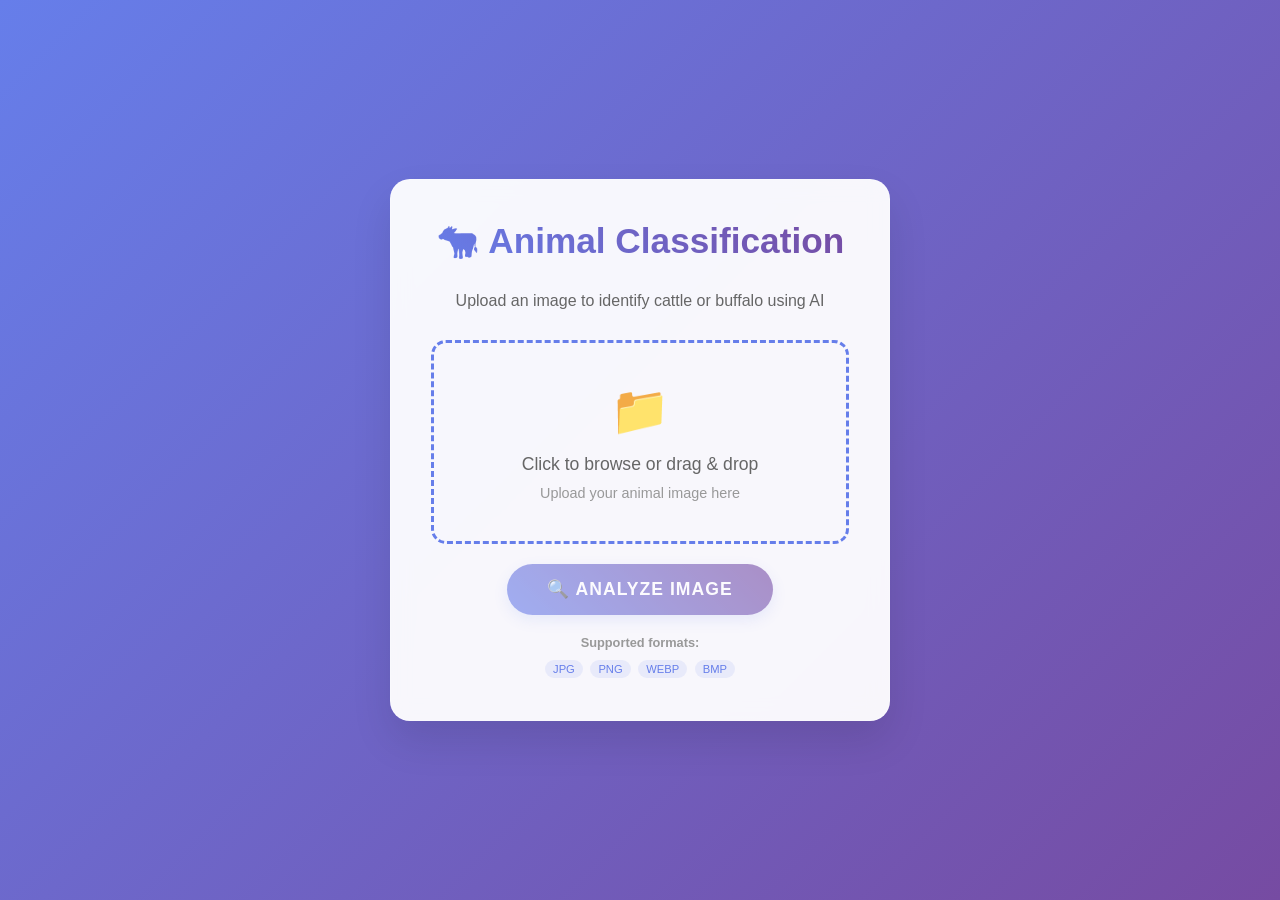
<file: Image_classification/animal_classification/templates/index.html>
<!DOCTYPE html>
<html lang="en">
<head>
    <meta charset="UTF-8">
    <meta name="viewport" content="width=device-width, initial-scale=1.0">
    <title>Animal Type Classification</title>
    <style>
        * {
            margin: 0;
            padding: 0;
            box-sizing: border-box;
        }

        body {
            font-family: 'Segoe UI', Tahoma, Geneva, Verdana, sans-serif;
            background: linear-gradient(135deg, #667eea 0%, #764ba2 100%);
            min-height: 100vh;
            display: flex;
            align-items: center;
            justify-content: center;
            padding: 20px;
        }

        .container {
            background: rgba(255, 255, 255, 0.95);
            backdrop-filter: blur(10px);
            border-radius: 20px;
            padding: 40px;
            box-shadow: 0 20px 40px rgba(0, 0, 0, 0.1);
            max-width: 500px;
            width: 100%;
            text-align: center;
            border: 1px solid rgba(255, 255, 255, 0.2);
        }

        h1 {
            color: #333;
            margin-bottom: 30px;
            font-size: 2.2rem;
            font-weight: 600;
            background: linear-gradient(45deg, #667eea, #764ba2);
            -webkit-background-clip: text;
            -webkit-text-fill-color: transparent;
            background-clip: text;
        }

        .upload-area {
            border: 3px dashed #667eea;
            border-radius: 15px;
            padding: 40px 20px;
            margin: 20px 0;
            transition: all 0.3s ease;
            cursor: pointer;
            position: relative;
            overflow: hidden;
        }

        .upload-area:hover {
            border-color: #764ba2;
            background: rgba(102, 126, 234, 0.05);
            transform: translateY(-2px);
        }

        .upload-area.dragover {
            border-color: #764ba2;
            background: rgba(102, 126, 234, 0.1);
            transform: scale(1.02);
        }

        .upload-icon {
            font-size: 3rem;
            color: #667eea;
            margin-bottom: 15px;
            display: block;
        }

        .upload-text {
            color: #666;
            font-size: 1.1rem;
            margin-bottom: 10px;
            font-weight: 500;
        }

        .upload-subtext {
            color: #999;
            font-size: 0.9rem;
        }

        #file-input {
            display: none;
        }

        .preview-container {
            margin: 20px 0;
            display: none;
        }

        .preview-image {
            max-width: 100%;
            max-height: 300px;
            border-radius: 10px;
            box-shadow: 0 10px 20px rgba(0, 0, 0, 0.1);
            margin-bottom: 15px;
        }

        .file-info {
            background: rgba(102, 126, 234, 0.1);
            padding: 10px;
            border-radius: 8px;
            color: #667eea;
            font-size: 0.9rem;
            margin-bottom: 15px;
        }

        .predict-btn {
            background: linear-gradient(45deg, #667eea, #764ba2);
            color: white;
            border: none;
            padding: 15px 40px;
            border-radius: 50px;
            font-size: 1.1rem;
            font-weight: 600;
            cursor: pointer;
            transition: all 0.3s ease;
            box-shadow: 0 5px 15px rgba(102, 126, 234, 0.4);
            text-transform: uppercase;
            letter-spacing: 1px;
        }

        .predict-btn:hover {
            transform: translateY(-2px);
            box-shadow: 0 8px 25px rgba(102, 126, 234, 0.6);
        }

        .predict-btn:active {
            transform: translateY(0);
        }

        .predict-btn:disabled {
            opacity: 0.6;
            cursor: not-allowed;
            transform: none;
            box-shadow: 0 5px 15px rgba(102, 126, 234, 0.2);
        }

        .loading {
            display: none;
            color: #667eea;
            font-style: italic;
            margin-top: 15px;
        }

        .loading::after {
            content: '';
            animation: dots 1.5s steps(5, end) infinite;
        }

        @keyframes dots {
            0%, 20% { content: '.'; }
            40% { content: '..'; }
            60% { content: '...'; }
            80%, 100% { content: ''; }
        }

        .supported-formats {
            margin-top: 20px;
            color: #999;
            font-size: 0.8rem;
        }

        .format-tag {
            display: inline-block;
            background: rgba(102, 126, 234, 0.1);
            color: #667eea;
            padding: 3px 8px;
            border-radius: 12px;
            margin: 2px;
            font-size: 0.7rem;
            font-weight: 500;
        }

        @media (max-width: 600px) {
            .container {
                padding: 30px 20px;
                margin: 10px;
            }

            h1 {
                font-size: 1.8rem;
            }

            .upload-area {
                padding: 30px 15px;
            }

            .upload-icon {
                font-size: 2.5rem;
            }
        }

        /* Animations */
        @keyframes fadeIn {
            from { opacity: 0; transform: translateY(20px); }
            to { opacity: 1; transform: translateY(0); }
        }

        .container {
            animation: fadeIn 0.6s ease-out;
        }

        .pulse {
            animation: pulse 2s infinite;
        }

        @keyframes pulse {
            0% { transform: scale(1); }
            50% { transform: scale(1.05); }
            100% { transform: scale(1); }
        }
    </style>
</head>
<body>
    <div class="container">
        <h1>🐄 Animal Classification</h1>
        <p style="color: #666; margin-bottom: 30px;">Upload an image to identify cattle or buffalo using AI</p>
        
        <form id="upload-form" action="/predict" method="post" enctype="multipart/form-data">
            <div class="upload-area" id="upload-area">
                <div class="upload-icon">📁</div>
                <div class="upload-text">Click to browse or drag & drop</div>
                <div class="upload-subtext">Upload your animal image here</div>
                <input type="file" id="file-input" name="file" accept="image/*" required>
            </div>

            <div class="preview-container" id="preview-container">
                <img id="preview-image" class="preview-image" alt="Preview">
                <div class="file-info" id="file-info"></div>
            </div>

            <button type="submit" class="predict-btn" id="predict-btn" disabled>
                🔍 Analyze Image
            </button>

            <div class="loading" id="loading">
                Analyzing image
            </div>
        </form>

        <div class="supported-formats">
            <div style="margin-bottom: 8px; font-weight: 600;">Supported formats:</div>
            <span class="format-tag">JPG</span>
            <span class="format-tag">PNG</span>
            <span class="format-tag">WEBP</span>
            <span class="format-tag">BMP</span>
        </div>
    </div>

    <script>
        const uploadArea = document.getElementById('upload-area');
        const fileInput = document.getElementById('file-input');
        const previewContainer = document.getElementById('preview-container');
        const previewImage = document.getElementById('preview-image');
        const fileInfo = document.getElementById('file-info');
        const predictBtn = document.getElementById('predict-btn');
        const uploadForm = document.getElementById('upload-form');
        const loading = document.getElementById('loading');

        // Click to upload
        uploadArea.addEventListener('click', () => {
            fileInput.click();
        });

        // Drag and drop functionality
        uploadArea.addEventListener('dragover', (e) => {
            e.preventDefault();
            uploadArea.classList.add('dragover');
        });

        uploadArea.addEventListener('dragleave', () => {
            uploadArea.classList.remove('dragover');
        });

        uploadArea.addEventListener('drop', (e) => {
            e.preventDefault();
            uploadArea.classList.remove('dragover');
            
            const files = e.dataTransfer.files;
            if (files.length > 0) {
                handleFile(files[0]);
            }
        });

        // File input change
        fileInput.addEventListener('change', (e) => {
            if (e.target.files.length > 0) {
                handleFile(e.target.files[0]);
            }
        });

        // Handle file selection
        function handleFile(file) {
            // Validate file type
            if (!file.type.startsWith('image/')) {
                alert('Please select an image file');
                return;
            }

            // Validate file size (10MB limit)
            if (file.size > 10 * 1024 * 1024) {
                alert('File size must be less than 10MB');
                return;
            }

            // Show preview
            const reader = new FileReader();
            reader.onload = (e) => {
                previewImage.src = e.target.result;
                previewContainer.style.display = 'block';
                
                // Update file info
                const fileSize = (file.size / 1024 / 1024).toFixed(2);
                fileInfo.textContent = `${file.name} (${fileSize} MB)`;
                
                // Enable predict button
                predictBtn.disabled = false;
                predictBtn.classList.add('pulse');
                
                // Hide upload area text
                uploadArea.querySelector('.upload-text').textContent = 'Image selected';
                uploadArea.querySelector('.upload-subtext').textContent = 'Click to change image';
            };
            reader.readAsDataURL(file);
        }

        // Form submission
        uploadForm.addEventListener('submit', (e) => {
            predictBtn.disabled = true;
            predictBtn.textContent = '🔄 Analyzing...';
            loading.style.display = 'block';
            predictBtn.classList.remove('pulse');
        });

        // Reset form
        function resetForm() {
            fileInput.value = '';
            previewContainer.style.display = 'none';
            predictBtn.disabled = true;
            predictBtn.textContent = '🔍 Analyze Image';
            loading.style.display = 'none';
            uploadArea.querySelector('.upload-text').textContent = 'Click to browse or drag & drop';
            uploadArea.querySelector('.upload-subtext').textContent = 'Upload your animal image here';
            predictBtn.classList.remove('pulse');
        }
    </script>
</body>
</html>
</file>
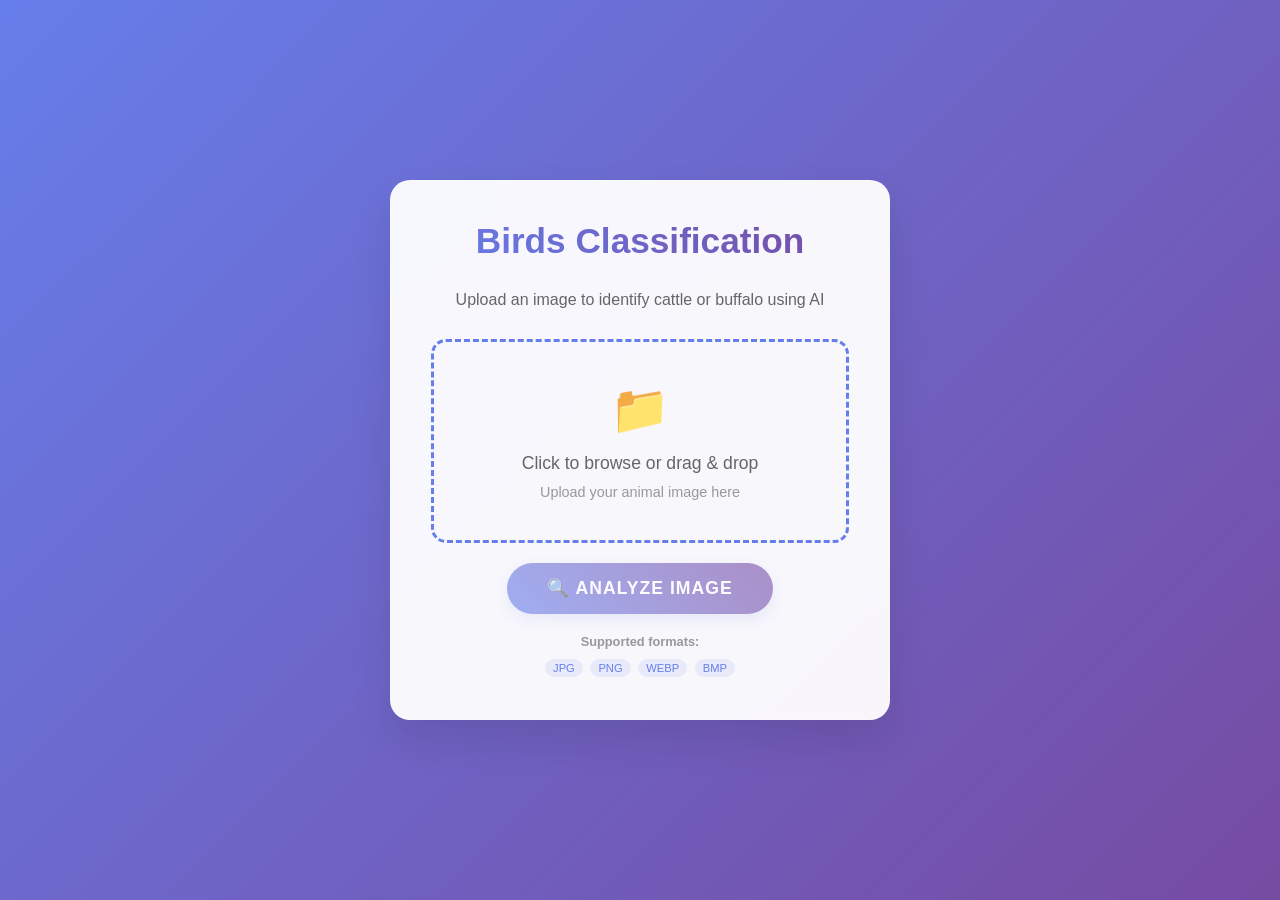
<file: Image_classification/bird_classification/templates/index.html>
<!DOCTYPE html>
<html lang="en">
<head>
    <meta charset="UTF-8">
    <meta name="viewport" content="width=device-width, initial-scale=1.0">
    <title>Bird  Type Classification</title>
    <style>
        * {
            margin: 0;
            padding: 0;
            box-sizing: border-box;
        }

        body {
            font-family: 'Segoe UI', Tahoma, Geneva, Verdana, sans-serif;
            background: linear-gradient(135deg, #667eea 0%, #764ba2 100%);
            min-height: 100vh;
            display: flex;
            align-items: center;
            justify-content: center;
            padding: 20px;
        }

        .container {
            background: rgba(255, 255, 255, 0.95);
            backdrop-filter: blur(10px);
            border-radius: 20px;
            padding: 40px;
            box-shadow: 0 20px 40px rgba(0, 0, 0, 0.1);
            max-width: 500px;
            width: 100%;
            text-align: center;
            border: 1px solid rgba(255, 255, 255, 0.2);
        }

        h1 {
            color: #333;
            margin-bottom: 30px;
            font-size: 2.2rem;
            font-weight: 600;
            background: linear-gradient(45deg, #667eea, #764ba2);
            -webkit-background-clip: text;
            -webkit-text-fill-color: transparent;
            background-clip: text;
        }

        .upload-area {
            border: 3px dashed #667eea;
            border-radius: 15px;
            padding: 40px 20px;
            margin: 20px 0;
            transition: all 0.3s ease;
            cursor: pointer;
            position: relative;
            overflow: hidden;
        }

        .upload-area:hover {
            border-color: #764ba2;
            background: rgba(102, 126, 234, 0.05);
            transform: translateY(-2px);
        }

        .upload-area.dragover {
            border-color: #764ba2;
            background: rgba(102, 126, 234, 0.1);
            transform: scale(1.02);
        }

        .upload-icon {
            font-size: 3rem;
            color: #667eea;
            margin-bottom: 15px;
            display: block;
        }

        .upload-text {
            color: #666;
            font-size: 1.1rem;
            margin-bottom: 10px;
            font-weight: 500;
        }

        .upload-subtext {
            color: #999;
            font-size: 0.9rem;
        }

        #file-input {
            display: none;
        }

        .preview-container {
            margin: 20px 0;
            display: none;
        }

        .preview-image {
            max-width: 100%;
            max-height: 300px;
            border-radius: 10px;
            box-shadow: 0 10px 20px rgba(0, 0, 0, 0.1);
            margin-bottom: 15px;
        }

        .file-info {
            background: rgba(102, 126, 234, 0.1);
            padding: 10px;
            border-radius: 8px;
            color: #667eea;
            font-size: 0.9rem;
            margin-bottom: 15px;
        }

        .predict-btn {
            background: linear-gradient(45deg, #667eea, #764ba2);
            color: white;
            border: none;
            padding: 15px 40px;
            border-radius: 50px;
            font-size: 1.1rem;
            font-weight: 600;
            cursor: pointer;
            transition: all 0.3s ease;
            box-shadow: 0 5px 15px rgba(102, 126, 234, 0.4);
            text-transform: uppercase;
            letter-spacing: 1px;
        }

        .predict-btn:hover {
            transform: translateY(-2px);
            box-shadow: 0 8px 25px rgba(102, 126, 234, 0.6);
        }

        .predict-btn:active {
            transform: translateY(0);
        }

        .predict-btn:disabled {
            opacity: 0.6;
            cursor: not-allowed;
            transform: none;
            box-shadow: 0 5px 15px rgba(102, 126, 234, 0.2);
        }

        .loading {
            display: none;
            color: #667eea;
            font-style: italic;
            margin-top: 15px;
        }

        .loading::after {
            content: '';
            animation: dots 1.5s steps(5, end) infinite;
        }

        @keyframes dots {
            0%, 20% { content: '.'; }
            40% { content: '..'; }
            60% { content: '...'; }
            80%, 100% { content: ''; }
        }

        .supported-formats {
            margin-top: 20px;
            color: #999;
            font-size: 0.8rem;
        }

        .format-tag {
            display: inline-block;
            background: rgba(102, 126, 234, 0.1);
            color: #667eea;
            padding: 3px 8px;
            border-radius: 12px;
            margin: 2px;
            font-size: 0.7rem;
            font-weight: 500;
        }

        @media (max-width: 600px) {
            .container {
                padding: 30px 20px;
                margin: 10px;
            }

            h1 {
                font-size: 1.8rem;
            }

            .upload-area {
                padding: 30px 15px;
            }

            .upload-icon {
                font-size: 2.5rem;
            }
        }

        /* Animations */
        @keyframes fadeIn {
            from { opacity: 0; transform: translateY(20px); }
            to { opacity: 1; transform: translateY(0); }
        }

        .container {
            animation: fadeIn 0.6s ease-out;
        }

        .pulse {
            animation: pulse 2s infinite;
        }

        @keyframes pulse {
            0% { transform: scale(1); }
            50% { transform: scale(1.05); }
            100% { transform: scale(1); }
        }
    </style>
</head>
<body>
    <div class="container">
        <h1>Birds Classification</h1>
        <p style="color: #666; margin-bottom: 30px;">Upload an image to identify cattle or buffalo using AI</p>
        
        <form id="upload-form" action="/predict" method="post" enctype="multipart/form-data">
            <div class="upload-area" id="upload-area">
                <div class="upload-icon">📁</div>
                <div class="upload-text">Click to browse or drag & drop</div>
                <div class="upload-subtext">Upload your animal image here</div>
                <input type="file" id="file-input" name="file" accept="image/*" required>
            </div>

            <div class="preview-container" id="preview-container">
                <img id="preview-image" class="preview-image" alt="Preview">
                <div class="file-info" id="file-info"></div>
            </div>

            <button type="submit" class="predict-btn" id="predict-btn" disabled>
                🔍 Analyze Image
            </button>

            <div class="loading" id="loading">
                Analyzing image
            </div>
        </form>

        <div class="supported-formats">
            <div style="margin-bottom: 8px; font-weight: 600;">Supported formats:</div>
            <span class="format-tag">JPG</span>
            <span class="format-tag">PNG</span>
            <span class="format-tag">WEBP</span>
            <span class="format-tag">BMP</span>
        </div>
    </div>

    <script>
        const uploadArea = document.getElementById('upload-area');
        const fileInput = document.getElementById('file-input');
        const previewContainer = document.getElementById('preview-container');
        const previewImage = document.getElementById('preview-image');
        const fileInfo = document.getElementById('file-info');
        const predictBtn = document.getElementById('predict-btn');
        const uploadForm = document.getElementById('upload-form');
        const loading = document.getElementById('loading');

        // Click to upload
        uploadArea.addEventListener('click', () => {
            fileInput.click();
        });

        // Drag and drop functionality
        uploadArea.addEventListener('dragover', (e) => {
            e.preventDefault();
            uploadArea.classList.add('dragover');
        });

        uploadArea.addEventListener('dragleave', () => {
            uploadArea.classList.remove('dragover');
        });

        uploadArea.addEventListener('drop', (e) => {
            e.preventDefault();
            uploadArea.classList.remove('dragover');
            
            const files = e.dataTransfer.files;
            if (files.length > 0) {
                handleFile(files[0]);
            }
        });

        // File input change
        fileInput.addEventListener('change', (e) => {
            if (e.target.files.length > 0) {
                handleFile(e.target.files[0]);
            }
        });

        // Handle file selection
        function handleFile(file) {
            // Validate file type
            if (!file.type.startsWith('image/')) {
                alert('Please select an image file');
                return;
            }

            // Validate file size (10MB limit)
            if (file.size > 10 * 1024 * 1024) {
                alert('File size must be less than 10MB');
                return;
            }

            // Show preview
            const reader = new FileReader();
            reader.onload = (e) => {
                previewImage.src = e.target.result;
                previewContainer.style.display = 'block';
                
                // Update file info
                const fileSize = (file.size / 1024 / 1024).toFixed(2);
                fileInfo.textContent = `${file.name} (${fileSize} MB)`;
                
                // Enable predict button
                predictBtn.disabled = false;
                predictBtn.classList.add('pulse');
                
                // Hide upload area text
                uploadArea.querySelector('.upload-text').textContent = 'Image selected';
                uploadArea.querySelector('.upload-subtext').textContent = 'Click to change image';
            };
            reader.readAsDataURL(file);
        }

        // Form submission
        uploadForm.addEventListener('submit', (e) => {
            predictBtn.disabled = true;
            predictBtn.textContent = '🔄 Analyzing...';
            loading.style.display = 'block';
            predictBtn.classList.remove('pulse');
        });

        // Reset form
        function resetForm() {
            fileInput.value = '';
            previewContainer.style.display = 'none';
            predictBtn.disabled = true;
            predictBtn.textContent = '🔍 Analyze Image';
            loading.style.display = 'none';
            uploadArea.querySelector('.upload-text').textContent = 'Click to browse or drag & drop';
            uploadArea.querySelector('.upload-subtext').textContent = 'Upload your animal image here';
            predictBtn.classList.remove('pulse');
        }
    </script>
</body>
</html>
</file>
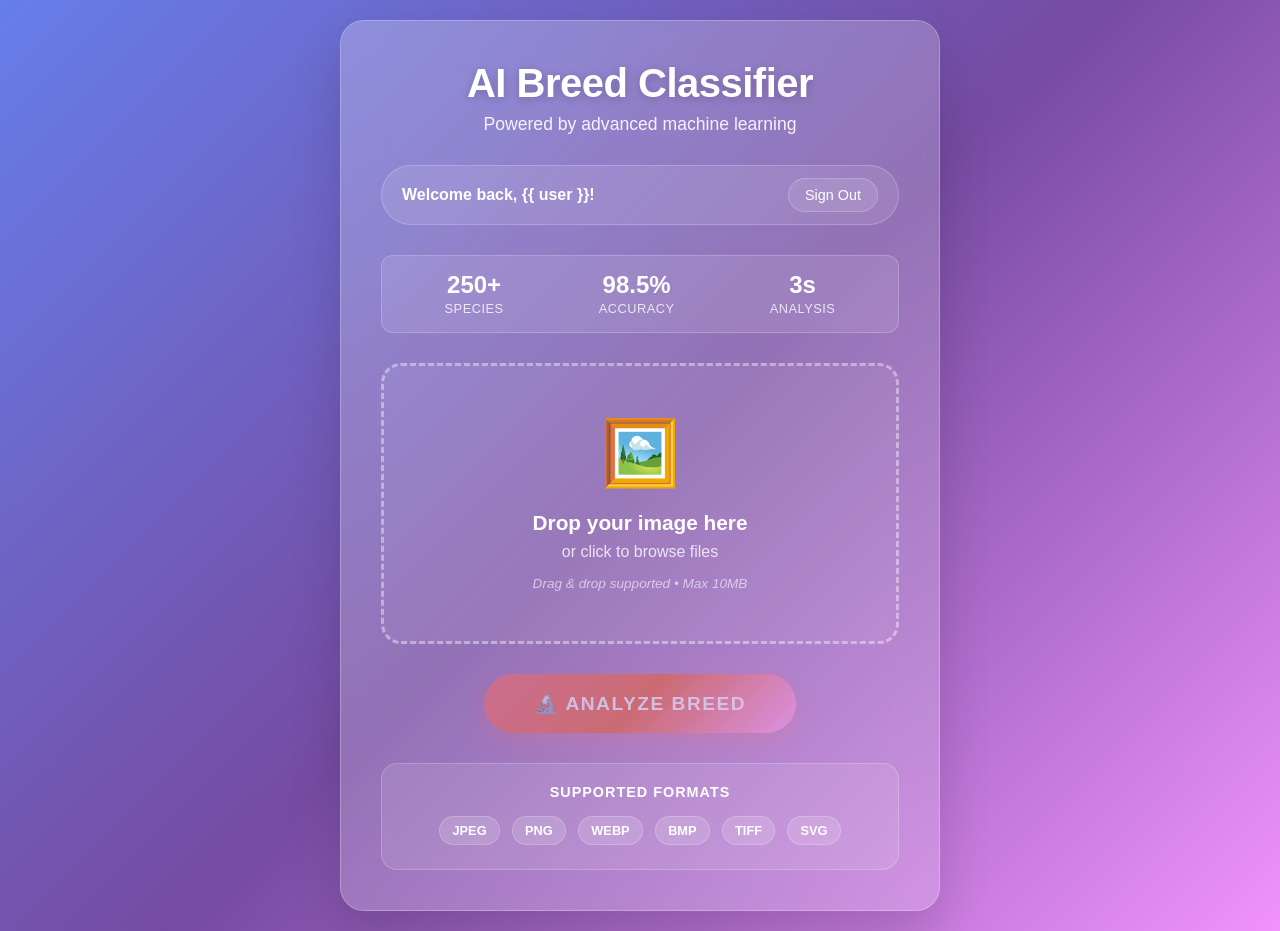
<file: Image_classification/breed_classification/templates/index.html>
<!DOCTYPE html>
<html lang="en">
<head>
    <meta charset="UTF-8">
    <meta name="viewport" content="width=device-width, initial-scale=1.0">
    <title>AI Breed Classification</title>
    <style>
        * { margin: 0; padding: 0; box-sizing: border-box; }

        body {
            font-family: 'Inter', -apple-system, BlinkMacSystemFont, 'Segoe UI', sans-serif;
            background: linear-gradient(135deg, #667eea 0%, #764ba2 50%, #f093fb 100%);
            min-height: 100vh;
            display: flex;
            align-items: center;
            justify-content: center;
            padding: 20px;
            overflow-x: hidden;
        }

        .container {
            background: rgba(255, 255, 255, 0.15);
            backdrop-filter: blur(20px);
            border-radius: 24px;
            padding: 40px;
            box-shadow: 0 25px 50px rgba(0, 0, 0, 0.15);
            max-width: 600px;
            width: 100%;
            text-align: center;
            border: 1px solid rgba(255, 255, 255, 0.3);
            animation: slideIn 0.8s ease-out;
            position: relative;
        }

        .container::before {
            content: '';
            position: absolute;
            top: 0;
            left: 0;
            right: 0;
            bottom: 0;
            background: linear-gradient(135deg, rgba(255,255,255,0.1) 0%, rgba(255,255,255,0.05) 100%);
            border-radius: 24px;
            z-index: -1;
        }

        h1 {
            color: #fff;
            margin-bottom: 8px;
            font-size: 2.5rem;
            font-weight: 700;
            text-shadow: 0 2px 10px rgba(0,0,0,0.2);
            letter-spacing: -0.5px;
        }

        .subtitle {
            color: rgba(255,255,255,0.9);
            font-size: 1.1rem;
            margin-bottom: 30px;
            font-weight: 400;
        }

        .user-info {
            display: flex;
            justify-content: space-between;
            align-items: center;
            background: rgba(255,255,255,0.1);
            padding: 12px 20px;
            border-radius: 50px;
            margin-bottom: 30px;
            border: 1px solid rgba(255,255,255,0.2);
        }

        .welcome {
            color: #fff;
            font-weight: 600;
        }

        .logout-link {
            color: #fff;
            text-decoration: none;
            padding: 8px 16px;
            background: rgba(255,255,255,0.1);
            border-radius: 20px;
            font-size: 0.9rem;
            font-weight: 500;
            transition: all 0.3s ease;
            border: 1px solid rgba(255,255,255,0.2);
        }
        .logout-link:hover {
            background: rgba(255,255,255,0.2);
            transform: translateY(-1px);
        }

        .upload-area {
            border: 3px dashed rgba(255,255,255,0.4);
            border-radius: 20px;
            padding: 50px 30px;
            margin: 30px 0;
            transition: all 0.4s cubic-bezier(0.4, 0, 0.2, 1);
            cursor: pointer;
            background: rgba(255,255,255,0.05);
            position: relative;
            overflow: hidden;
        }

        .upload-area::before {
            content: '';
            position: absolute;
            top: -2px;
            left: -2px;
            right: -2px;
            bottom: -2px;
            background: linear-gradient(45deg, transparent, rgba(255,255,255,0.3), transparent);
            border-radius: 20px;
            opacity: 0;
            transition: opacity 0.3s ease;
            z-index: -1;
        }

        .upload-area:hover {
            border-color: rgba(255,255,255,0.8);
            background: rgba(255,255,255,0.1);
            transform: translateY(-3px);
            box-shadow: 0 15px 35px rgba(0,0,0,0.1);
        }

        .upload-area:hover::before {
            opacity: 1;
        }

        .upload-area.dragover {
            border-color: #fff;
            background: rgba(255,255,255,0.15);
            transform: scale(1.02);
        }

        .upload-icon {
            font-size: 4rem;
            margin-bottom: 20px;
            animation: float 3s ease-in-out infinite;
        }

        @keyframes float {
            0%, 100% { transform: translateY(0px); }
            50% { transform: translateY(-10px); }
        }

        .upload-text {
            color: #fff;
            font-size: 1.3rem;
            margin-bottom: 8px;
            font-weight: 600;
        }

        .upload-subtext {
            color: rgba(255,255,255,0.8);
            font-size: 1rem;
            margin-bottom: 15px;
        }

        .upload-hint {
            color: rgba(255,255,255,0.6);
            font-size: 0.85rem;
            font-style: italic;
        }

        #file-input { display: none; }

        .preview-container {
            margin: 30px 0;
            display: none;
            animation: fadeInUp 0.5s ease-out;
        }

        .preview-image {
            max-width: 100%;
            max-height: 350px;
            border-radius: 16px;
            box-shadow: 0 20px 40px rgba(0,0,0,0.2);
            margin-bottom: 20px;
            border: 3px solid rgba(255,255,255,0.3);
        }

        .file-info {
            background: rgba(255,255,255,0.15);
            padding: 15px 20px;
            border-radius: 12px;
            color: #fff;
            font-size: 0.95rem;
            margin-bottom: 20px;
            border: 1px solid rgba(255,255,255,0.2);
            backdrop-filter: blur(10px);
        }

        .predict-btn {
            background: linear-gradient(135deg, #ff6b6b, #ee5a24, #ff9ff3);
            color: white;
            border: none;
            padding: 18px 50px;
            border-radius: 50px;
            font-size: 1.2rem;
            font-weight: 700;
            cursor: pointer;
            transition: all 0.4s cubic-bezier(0.4, 0, 0.2, 1);
            box-shadow: 0 8px 25px rgba(255, 107, 107, 0.4);
            text-transform: uppercase;
            letter-spacing: 1.5px;
            position: relative;
            overflow: hidden;
        }

        .predict-btn::before {
            content: '';
            position: absolute;
            top: 0;
            left: -100%;
            width: 100%;
            height: 100%;
            background: linear-gradient(90deg, transparent, rgba(255,255,255,0.3), transparent);
            transition: left 0.6s;
        }

        .predict-btn:hover::before {
            left: 100%;
        }

        .predict-btn:hover {
            transform: translateY(-3px) scale(1.05);
            box-shadow: 0 15px 40px rgba(255,107,107,0.6);
        }

        .predict-btn:active {
            transform: translateY(-1px) scale(1.02);
        }

        .predict-btn:disabled {
            opacity: 0.5;
            cursor: not-allowed;
            transform: none;
        }

        .predict-btn:disabled:hover {
            transform: none;
            box-shadow: 0 8px 25px rgba(255, 107, 107, 0.4);
        }

        .loading {
            display: none;
            color: #fff;
            font-style: italic;
            margin-top: 20px;
            font-size: 1.1rem;
            animation: pulse 1.5s infinite;
        }

        @keyframes pulse {
            0%, 100% { opacity: 0.6; }
            50% { opacity: 1; }
        }

        .progress-bar {
            width: 100%;
            height: 4px;
            background: rgba(255,255,255,0.2);
            border-radius: 2px;
            overflow: hidden;
            margin-top: 15px;
            display: none;
        }

        .progress-fill {
            height: 100%;
            background: linear-gradient(90deg, #ff6b6b, #ee5a24);
            border-radius: 2px;
            width: 0%;
            transition: width 0.3s ease;
            animation: shimmer 2s infinite;
        }

        @keyframes shimmer {
            0% { background-position: -200% 0; }
            100% { background-position: 200% 0; }
        }

        .supported-formats {
            margin-top: 30px;
            padding: 20px;
            background: rgba(255,255,255,0.1);
            border-radius: 16px;
            border: 1px solid rgba(255,255,255,0.2);
        }

        .formats-title {
            color: #fff;
            font-size: 0.9rem;
            font-weight: 600;
            margin-bottom: 12px;
            text-transform: uppercase;
            letter-spacing: 1px;
        }

        .format-tag {
            display: inline-block;
            background: rgba(255,255,255,0.15);
            color: #fff;
            padding: 6px 12px;
            border-radius: 20px;
            margin: 4px;
            font-size: 0.8rem;
            font-weight: 600;
            border: 1px solid rgba(255,255,255,0.2);
            transition: all 0.3s ease;
        }

        .format-tag:hover {
            background: rgba(255,255,255,0.25);
            transform: translateY(-2px);
        }

        .stats {
            display: flex;
            justify-content: space-around;
            margin: 20px 0;
            padding: 15px;
            background: rgba(255,255,255,0.1);
            border-radius: 12px;
            border: 1px solid rgba(255,255,255,0.2);
        }

        .stat-item {
            text-align: center;
            color: #fff;
        }

        .stat-number {
            font-size: 1.5rem;
            font-weight: 700;
            display: block;
        }

        .stat-label {
            font-size: 0.8rem;
            opacity: 0.8;
            text-transform: uppercase;
            letter-spacing: 0.5px;
        }

        @keyframes slideIn {
            from {
                opacity: 0;
                transform: translateY(30px) scale(0.95);
            }
            to {
                opacity: 1;
                transform: translateY(0) scale(1);
            }
        }

        @keyframes fadeInUp {
            from {
                opacity: 0;
                transform: translateY(20px);
            }
            to {
                opacity: 1;
                transform: translateY(0);
            }
        }

        /* Mobile optimizations */
        @media (max-width: 768px) {
            .container { padding: 30px 20px; margin: 10px; }
            h1 { font-size: 2rem; }
            .upload-area { padding: 40px 20px; }
            .predict-btn { padding: 15px 35px; font-size: 1rem; }
            .user-info { flex-direction: column; gap: 10px; text-align: center; }
        }
    </style>
</head>
<body>
    <div class="container">
        <h1> AI Breed Classifier</h1>
        <p class="subtitle">Powered by advanced machine learning</p>
        
        <div class="user-info">
            <div class="welcome">Welcome back, <strong>{{ user }}</strong>!</div>
            <a href="/logout" class="logout-link">Sign Out</a>
        </div>

        <div class="stats">
            <div class="stat-item">
                <span class="stat-number">250+</span>
                <span class="stat-label">Species</span>
            </div>
            <div class="stat-item">
                <span class="stat-number">98.5%</span>
                <span class="stat-label">Accuracy</span>
            </div>
            <div class="stat-item">
                <span class="stat-number"> 3s</span>
                <span class="stat-label">Analysis</span>
            </div>
        </div>

        <form id="upload-form" action="/predict" method="post" enctype="multipart/form-data">
            <div class="upload-area" id="upload-area">
                <div class="upload-icon">🖼️</div>
                <div class="upload-text">Drop your image here</div>
                <div class="upload-subtext">or click to browse files</div>
                <div class="upload-hint">Drag & drop supported • Max 10MB</div>
                <input type="file" id="file-input" name="file" accept="image/*" required>
            </div>

            <div class="preview-container" id="preview-container">
                <img id="preview-image" class="preview-image" alt="Preview">
                <div class="file-info" id="file-info"></div>
            </div>

            <button type="submit" class="predict-btn" id="predict-btn" disabled>
                🔬 Analyze Breed
            </button>

            <div class="loading" id="loading">
                🧠 AI is analyzing your image...
                <div class="progress-bar" id="progress-bar">
                    <div class="progress-fill" id="progress-fill"></div>
                </div>
            </div>
        </form>

        <div class="supported-formats">
            <div class="formats-title">Supported Formats</div>
            <span class="format-tag">JPEG</span>
            <span class="format-tag">PNG</span>
            <span class="format-tag">WEBP</span>
            <span class="format-tag">BMP</span>
            <span class="format-tag">TIFF</span>
            <span class="format-tag">SVG</span>
        </div>
    </div>

    <script>
        const uploadArea = document.getElementById('upload-area');
        const fileInput = document.getElementById('file-input');
        const previewContainer = document.getElementById('preview-container');
        const previewImage = document.getElementById('preview-image');
        const fileInfo = document.getElementById('file-info');
        const predictBtn = document.getElementById('predict-btn');
        const uploadForm = document.getElementById('upload-form');
        const loading = document.getElementById('loading');
        const progressBar = document.getElementById('progress-bar');
        const progressFill = document.getElementById('progress-fill');

        // Enhanced drag and drop
        uploadArea.addEventListener('click', () => fileInput.click());
        
        uploadArea.addEventListener('dragover', (e) => {
            e.preventDefault();
            uploadArea.classList.add('dragover');
        });
        
        uploadArea.addEventListener('dragleave', (e) => {
            if (!uploadArea.contains(e.relatedTarget)) {
                uploadArea.classList.remove('dragover');
            }
        });
        
        uploadArea.addEventListener('drop', (e) => {
            e.preventDefault();
            uploadArea.classList.remove('dragover');
            if (e.dataTransfer.files.length > 0) {
                handleFile(e.dataTransfer.files[0]);
            }
        });
        
        fileInput.addEventListener('change', (e) => {
            if (e.target.files.length > 0) {
                handleFile(e.target.files[0]);
            }
        });

        // Enhanced file handling with validation
        function handleFile(file) {
            // File type validation
            const allowedTypes = ['image/jpeg', 'image/jpg', 'image/png', 'image/webp', 'image/bmp', 'image/tiff', 'image/svg+xml'];
            if (!allowedTypes.includes(file.type)) {
                showAlert('Please select a valid image file (JPEG, PNG, WEBP, BMP, TIFF, or SVG)', 'error');
                return;
            }

            // File size validation
            const maxSize = 10 * 1024 * 1024; // 10MB
            if (file.size > maxSize) {
                showAlert('File size must be less than 10MB', 'error');
                return;
            }

            // File name validation
            if (file.name.length > 100) {
                showAlert('Filename is too long', 'error');
                return;
            }

            const reader = new FileReader();
            reader.onload = (e) => {
                previewImage.src = e.target.result;
                previewContainer.style.display = 'block';
                
                const sizeInMB = (file.size / 1024 / 1024).toFixed(2);
                const dimensions = file.type.startsWith('image/') ? ' • Analyzing dimensions...' : '';
                fileInfo.innerHTML = `
                    <strong>${file.name}</strong><br>
                    Size: ${sizeInMB} MB • Type: ${file.type.split('/')[1].toUpperCase()}${dimensions}
                `;
                
                predictBtn.disabled = false;
                predictBtn.style.animation = 'pulse 2s infinite';
                
                // Get image dimensions
                previewImage.onload = () => {
                    const width = previewImage.naturalWidth;
                    const height = previewImage.naturalHeight;
                    fileInfo.innerHTML = `
                        <strong>${file.name}</strong><br>
                        Size: ${sizeInMB} MB • ${width}×${height}px • ${file.type.split('/')[1].toUpperCase()}
                    `;
                };
            };
            
            reader.onerror = () => {
                showAlert('Error reading file. Please try again.', 'error');
            };
            
            reader.readAsDataURL(file);
        }

        // Enhanced form submission with progress simulation
        uploadForm.addEventListener('submit', (e) => {
            if (predictBtn.disabled) return;
            
            predictBtn.disabled = true;
            predictBtn.textContent = '🔄 Processing...';
            predictBtn.style.animation = '';
            loading.style.display = 'block';
            progressBar.style.display = 'block';
            
            // Simulate progress
            let progress = 0;
            const interval = setInterval(() => {
                progress += Math.random() * 15;
                if (progress > 90) {
                    progress = 90;
                    clearInterval(interval);
                }
                progressFill.style.width = progress + '%';
            }, 200);
            
            // Clean up on actual form submission
            setTimeout(() => {
                clearInterval(interval);
                progressFill.style.width = '100%';
            }, 2000);
        });

        // Alert system
        function showAlert(message, type = 'info') {
            const alertDiv = document.createElement('div');
            alertDiv.style.cssText = `
                position: fixed;
                top: 20px;
                right: 20px;
                padding: 15px 20px;
                border-radius: 12px;
                color: white;
                font-weight: 600;
                z-index: 1000;
                animation: slideInRight 0.3s ease-out;
                max-width: 300px;
                box-shadow: 0 10px 25px rgba(0,0,0,0.2);
            `;
            
            const colors = {
                error: 'linear-gradient(135deg, #ff6b6b, #ee5a24)',
                success: 'linear-gradient(135deg, #55a3ff, #003d82)',
                info: 'linear-gradient(135deg, #667eea, #764ba2)'
            };
            
            alertDiv.style.background = colors[type] || colors.info;
            alertDiv.textContent = message;
            
            document.body.appendChild(alertDiv);
            
            setTimeout(() => {
                alertDiv.style.animation = 'slideOutRight 0.3s ease-in forwards';
                setTimeout(() => document.body.removeChild(alertDiv), 300);
            }, 3000);
        }

        // Add CSS for alert animations
        const style = document.createElement('style');
        style.textContent = `
            @keyframes slideInRight {
                from { transform: translateX(100%); opacity: 0; }
                to { transform: translateX(0); opacity: 1; }
            }
            @keyframes slideOutRight {
                from { transform: translateX(0); opacity: 1; }
                to { transform: translateX(100%); opacity: 0; }
            }
        `;
        document.head.appendChild(style);

        // Keyboard accessibility
        document.addEventListener('keydown', (e) => {
            if (e.key === 'Enter' || e.key === ' ') {
                if (e.target === uploadArea) {
                    e.preventDefault();
                    fileInput.click();
                }
            }
        });

        // Add focus styles for accessibility
        uploadArea.setAttribute('tabindex', '0');
        uploadArea.setAttribute('role', 'button');
        uploadArea.setAttribute('aria-label', 'Upload animal image for classification');
    </script>
</body>
</html>
</file>
